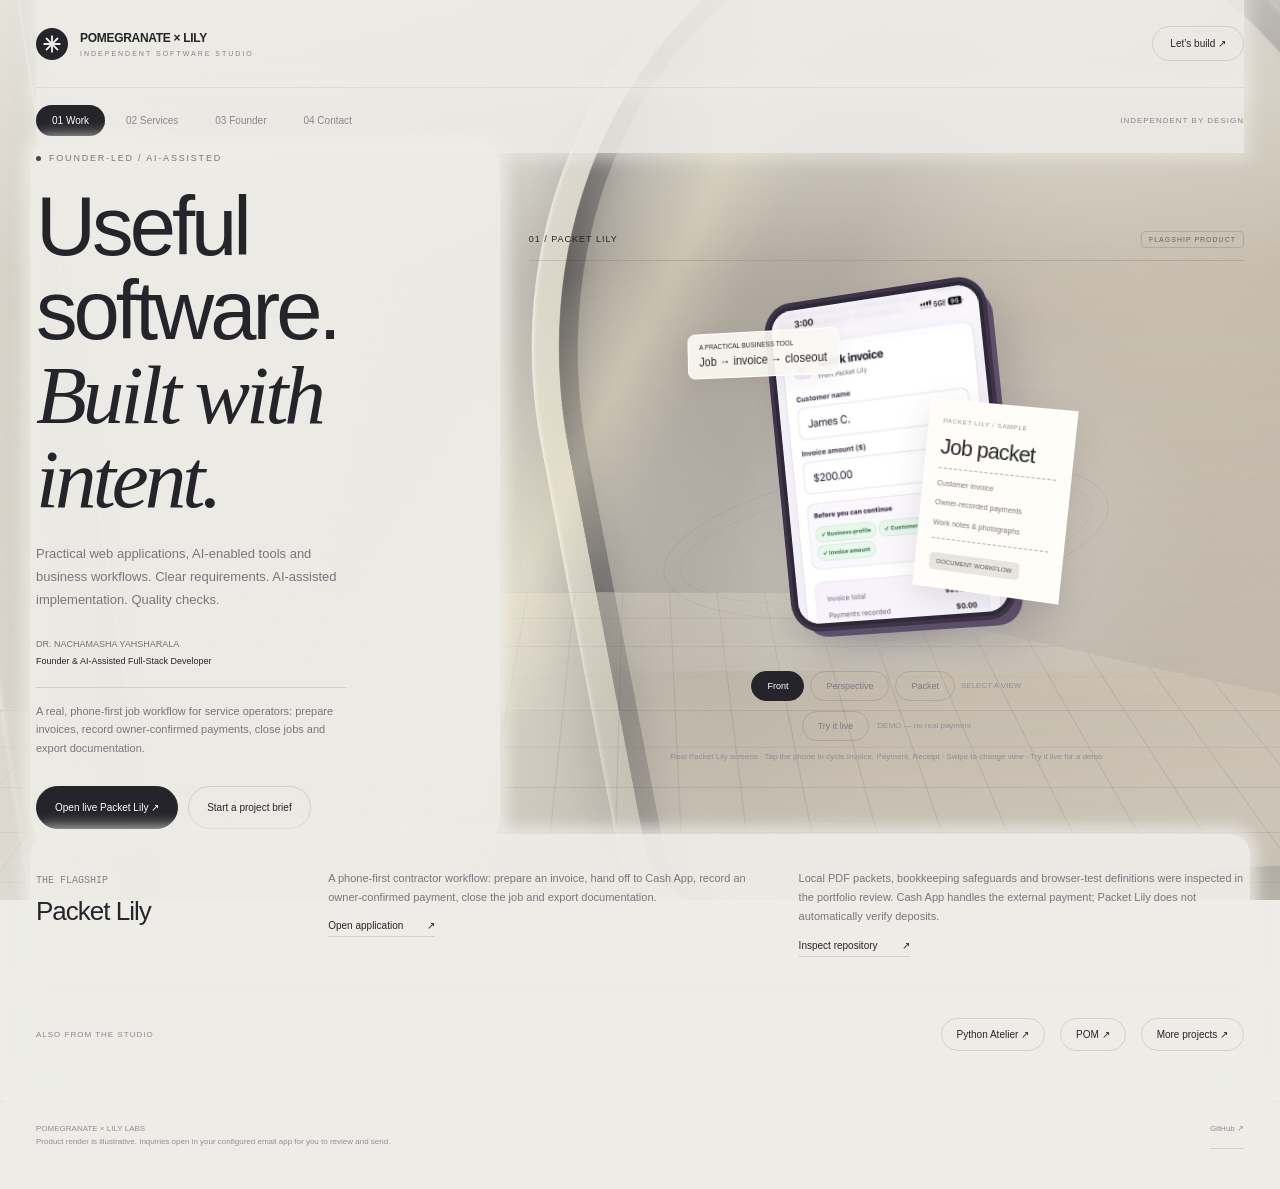
<file: index.html>
<!doctype html>
<html lang="en"><head><meta charset="utf-8"><meta name="viewport" content="width=device-width,initial-scale=1,viewport-fit=cover"><meta name="theme-color" content="#edece7"><meta property="og:type" content="website"><meta property="og:title" content="Pomegranate × Lily Labs — Independent Software Studio"><meta property="og:description" content="Practical web applications, AI-enabled tools, and business workflows. Clear requirements, iterative implementation, and quality checks."><meta name="referrer" content="no-referrer"><meta name="description" content="Pomegranate × Lily Labs builds practical web applications, AI-enabled tools, and business workflows through clear requirements, AI-assisted implementation, debugging, and quality checks."><title>Pomegranate × Lily Labs — Independent Software Studio</title><link rel="icon" href="favicon.svg" type="image/svg+xml"><link rel="stylesheet" href="studio.css"><script src="studio.js" defer></script></head><body><div class="site"><header class="top"><a href="./" class="wordmark"><span class="mark" aria-hidden="true"><svg viewBox="0 0 32 32" fill="none"><path d="M16 4v24M4 16h24M7.5 7.5l17 17M7.5 24.5l17-17" stroke="currentColor" stroke-width="3" stroke-linecap="square"/><circle cx="16" cy="16" r="3.2" fill="currentColor"/></svg></span><span>POMEGRANATE × LILY<small>INDEPENDENT SOFTWARE STUDIO</small></span></a><button class="build-link" id="contact-cta" type="button">Let’s build <span aria-hidden="true">↗&#xfe0e;</span></button></header><input class="route" type="radio" name="route" id="nav-work" checked aria-label="Work"><input class="route" type="radio" name="route" id="nav-services" aria-label="Services"><input class="route" type="radio" name="route" id="nav-founder" aria-label="Founder"><input class="route" type="radio" name="route" id="nav-contact" aria-label="Contact"><nav class="navigation" aria-label="Studio views"><label for="nav-work">01 Work</label><label for="nav-services">02 Services</label><label for="nav-founder">03 Founder</label><label for="nav-contact">04 Contact</label><small>INDEPENDENT BY DESIGN</small></nav><main><section class="page" id="work"><div class="work-layout"><div class="intro"><div class="eyebrow">FOUNDER-LED / AI-ASSISTED</div><h1>Useful software.<br><em>Built with intent.</em></h1><p>Practical web applications, AI-enabled tools and business workflows. Clear requirements. AI-assisted implementation. Quality checks.</p><div class="founder-line">DR. NACHAMASHA YAHSHARALA<span>Founder &amp; AI-Assisted Full-Stack Developer</span></div><p class="product-note">A real, phone-first job workflow for service operators: prepare invoices, record owner-confirmed payments, close jobs and export documentation.</p><div class="intro-actions"><a class="btn" href="https://pomegranatexlily.github.io/Closeout-Pocket/" target="_blank" rel="noopener noreferrer">Open live Packet Lily ↗&#xfe0e;</a><a class="btn secondary" href="#contact" id="project-cta">Start a project brief</a></div></div><div class="stage-wrap"><div class="stage-header"><span>01 / PACKET LILY</span><span class="badge">FLAGSHIP PRODUCT</span></div><input class="mode" type="radio" name="angle" id="angle-front" checked aria-label="Front view"><input class="mode" type="radio" name="angle" id="angle-side" aria-label="Side view"><input class="mode" type="radio" name="angle" id="angle-packet" aria-label="Packet view"><div class="stage" id="stage" aria-label="Illustrative Packet Lily product model"><div class="back-line" aria-hidden="true"></div><div class="ground" aria-hidden="true"></div><div class="product"><div class="phone"><div class="screen" data-mode="shots"><img class="shot on" data-shot="invoice" src="[data-uri]" alt="Packet Lily invoice screen"><img class="shot" data-shot="payment" src="[data-uri]" alt="Packet Lily payment screen"><img class="shot" data-shot="receipt" src="[data-uri]" alt="Packet Lily receipt screen"><div class="live"><div class="live-badge">DEMO — no real payment, nothing leaves this page</div><div class="live-step on" data-step="1"><h4>Invoice (demo)</h4><label>Customer name<input id="live-name" type="text" placeholder="Customer name" autocomplete="off"></label><label>Amount ($)<input id="live-amount" type="number" inputmode="decimal" min="0" step="0.01" placeholder="0.00"></label><p class="live-note" id="live-note"></p><button id="live-generate" type="button">Generate invoice</button></div><div class="live-step" data-step="2"><h4>Invoice ready (demo)</h4><p>Customer: <strong id="live-customer-out"></strong></p><p>Invoice total: <strong id="live-total-out"></strong></p><p>Method: Cash App — demo only</p><button id="live-record" type="button">Record payment</button><button id="live-back1" type="button" class="secondary">Back</button></div><div class="live-step" data-step="3"><h4>Payment recorded</h4><p>Paid by: <strong id="live-paid-by"></strong></p><p>Amount: <strong id="live-paid-amount"></strong></p><p>Current balance due: <strong>$0.00</strong></p><button id="live-restart" type="button">Start over</button><button id="live-to-shots" type="button" class="secondary">Back to screenshots</button></div></div></div></div><div class="paper"><div class="tiny">PACKET LILY / SAMPLE</div><h4>Job packet</h4><hr><p>Customer invoice</p><p>Owner-recorded payments</p><p>Work notes &amp; photographs</p><hr><span class="pill">DOCUMENT WORKFLOW</span></div><div class="floating-tag">A PRACTICAL BUSINESS TOOL<strong>Job → invoice → closeout</strong></div></div></div><div class="angle-controls"><label for="angle-front">Front</label><label for="angle-side">Perspective</label><label for="angle-packet">Packet</label><span class="hint">SELECT A VIEW</span></div><div class="demo-toggle"><button id="demo-toggle" type="button" aria-pressed="false">Try it live</button><span class="demo-hint">DEMO — no real payment</span></div><p class="render-note">Real Packet Lily screens · Tap the phone to cycle Invoice, Payment, Receipt · Swipe to change view · Try it live for a demo</p></div></div><div class="project-summary"><div><span class="number">THE FLAGSHIP</span><h2>Packet Lily</h2></div><div><p>A phone-first contractor workflow: prepare an invoice, hand off to Cash App, record an owner-confirmed payment, close the job and export documentation.</p><a class="link" href="https://pomegranatexlily.github.io/Closeout-Pocket/" target="_blank" rel="noopener noreferrer">Open application <span>↗&#xfe0e;</span></a></div><div><p>Local PDF packets, bookkeeping safeguards and browser-test definitions were inspected in the portfolio review. Cash App handles the external payment; Packet Lily does not automatically verify deposits.</p><a class="link" href="https://github.com/pomegranatexlily/Closeout-Pocket" target="_blank" rel="noopener noreferrer">Inspect repository <span>↗&#xfe0e;</span></a></div></div><div class="supporting"><span>ALSO FROM THE STUDIO</span><a href="https://pomegranatexlily.github.io/Python-Atelier/" target="_blank" rel="noopener noreferrer">Python Atelier ↗&#xfe0e;</a><a href="https://pom-lily-labs.pages.dev/" target="_blank" rel="noopener noreferrer">POM ↗&#xfe0e;</a><a href="https://github.com/pomegranatexlily" target="_blank" rel="noopener noreferrer">More projects ↗&#xfe0e;</a></div></section><section class="page" id="services"><div class="text-page"><div class="eyebrow">WHAT WE BUILD</div><h2>Start with the problem.<br><em>Build the right thing.</em></h2><div class="service-row"><small>01</small><h3>Web applications<br>&amp; business websites</h3><p>Mobile-first websites and focused web tools, scoped around real users, required outputs and agreed acceptance checks.</p></div><div class="service-row"><small>02</small><h3>AI &amp; API integration</h3><p>Bounded AI features and API prototypes with loading, error and fallback behavior, representative evaluations and explicit data boundaries.</p></div><div class="service-row"><small>03</small><h3>Documents &amp; workflows</h3><p>Forms, reports, document exports and structured briefs that connect repeatable tasks. Storage, authentication and payments are scoped separately.</p></div><div class="service-row"><small>04</small><h3>Repair &amp; refinement</h3><p>Reproduce a defined issue, investigate its cause, make a targeted fix and check the affected flow. Unrelated redesigns and refactors stay out of scope.</p></div></div></section><section class="page" id="founder"><div class="text-page"><div class="eyebrow">THE FOUNDER / THE METHOD</div><h2>Human direction.<br><em>AI-assisted execution.</em></h2><div class="founder-grid"><div><h3>Dr. Nachamasha Yahsharala</h3><p>Founder &amp; AI-Assisted Full-Stack Developer</p><p>I define product requirements, direct AI-assisted implementation, investigate defects, and refine applications through iterative testing and quality checks.</p><p>My work focuses on practical business tools, AI-enabled applications, and browser-based learning experiences.</p><a class="btn secondary" href="https://github.com/pomegranatexlily" target="_blank" rel="noopener noreferrer">Explore GitHub ↗&#xfe0e;</a></div><div class="method"><div><b>G</b><span>Goal — define the result.</span></div><div><b>C</b><span>Context — understand the system.</span></div><div><b>A</b><span>Audience — identify the users.</span></div><div><b>F</b><span>Format — specify the deliverable.</span></div><div><b>L</b><span>Limits — establish boundaries.</span></div><div><b>QC</b><span>Quality Check — test and refine.</span></div></div></div></div></section><section class="page" id="contact"><div class="text-page"><div class="eyebrow">YOUR NEXT PROJECT</div><h2>What needs<br><em>to work better?</em></h2><p>Describe the users, the problem and the outcome. Open an email draft addressed to us, then review and send it from your own email app.</p><form class="contact-form" id="brief-form" action="mailto:editor.hw12@gmail.com?subject=Pomegranate%20%C3%97%20Lily%20project%20inquiry" method="POST" enctype="text/plain"><label class="sr-only" for="brief">Describe your project</label><textarea id="brief" name="message" required maxlength="5000" placeholder="We need a better way to…"></textarea><a class="btn" id="email-cta" style="margin-top:15px" href="mailto:editor.hw12@gmail.com?subject=Pomegranate%20%C3%97%20Lily%20project%20inquiry">Open email app ↗&#xfe0e;</a><p class="no-js-info">Without JavaScript, the email link opens a draft with the recipient and subject. Copy your message above into the draft.</p><div class="status" id="brief-status" role="status" aria-live="polite"></div></form><p style="font-size:10px">You press Send in your email app. If no app opens, copy your message and email <a href="mailto:editor.hw12@gmail.com">editor.hw12@gmail.com</a>. Nothing is sent automatically by this website.</p></div></section></main><footer class="footer"><span>POMEGRANATE × LILY LABS<br>Product render is illustrative. Inquiries open in your configured email app for you to review and send.</span><a href="https://github.com/pomegranatexlily" target="_blank" rel="noopener noreferrer">GitHub ↗&#xfe0e;</a></footer></div></body></html>
</file>
<file: studio.css>
:root{--bg:#edece7;--ink:#25242a;--muted:#78767d;--accent:#48474e;--line:#25242a23;--button:#deddd6}*{box-sizing:border-box}body{margin:0;background:var(--bg);color:var(--ink);font-family:Arial,Helvetica,sans-serif}button,input,textarea{font:inherit}a{color:inherit;text-decoration:none}button{cursor:pointer;color:inherit}button,a,input,textarea{-webkit-tap-highlight-color:transparent}button:focus-visible,a:focus-visible,input:focus-visible,textarea:focus-visible{outline:3px solid #69686f;outline-offset:4px}::selection{background:var(--button)}.site{max-width:1480px;margin:auto}.top{height:88px;margin:0 36px;border-bottom:1px solid var(--line);display:flex;justify-content:space-between;align-items:center;gap:15px}.wordmark{font-size:12px;letter-spacing:-.3px;font-weight:750;display:flex;align-items:center;gap:12px}.mark{width:32px;height:32px;background:var(--ink);color:var(--bg);border-radius:50%;display:grid;place-content:center;flex:none}.mark svg{width:20px;height:20px;display:block}.wordmark small{font-size:7px;letter-spacing:2px;display:block;color:#85818a;margin-top:5px;font-weight:400}.build-link{appearance:none;background:transparent;color:var(--ink);font-family:inherit;font-size:10px;border:1px solid var(--line);padding:11px 17px;border-radius:25px;cursor:pointer}.route{position:absolute;width:1px;height:1px;opacity:0}.navigation{display:flex;gap:5px;margin:0 36px;padding:17px 0;align-items:center}.navigation label{font-size:10px;color:#8a858d;padding:9px 15px;border:1px solid transparent;border-radius:30px;cursor:pointer}.navigation small{margin-left:auto;color:#88838d;font-size:8px;letter-spacing:1px}.page{display:none}#nav-work:checked~.navigation label[for=nav-work],#nav-services:checked~.navigation label[for=nav-services],#nav-founder:checked~.navigation label[for=nav-founder],#nav-contact:checked~.navigation label[for=nav-contact]{background:var(--ink);color:#fff}#nav-work:checked~main #work,#nav-services:checked~main #services,#nav-founder:checked~main #founder,#nav-contact:checked~main #contact{display:block}.route:focus-visible~.navigation{outline:2px solid var(--accent);outline-offset:3px}main{padding:0 36px 25px}.work-layout{display:grid;grid-template-columns:.8fr 1.25fr;gap:35px;align-items:center;min-height:640px}.eyebrow{font-size:9px;letter-spacing:1.8px;color:var(--muted);display:flex;align-items:center;gap:8px}.eyebrow:before{content:'';width:5px;height:5px;border-radius:50%;background:var(--accent)}h1{font-size:clamp(48px,6.5vw,88px);font-weight:400;letter-spacing:-4px;line-height:1.01;margin:22px 0}h1 em{font-family:Georgia,serif;font-weight:400}p{font-size:13px;line-height:1.75;color:var(--muted)}.intro>p{max-width:310px}.founder-line{font-size:9px;line-height:1.8;margin-top:25px;color:#746f72}.founder-line span{display:block;color:var(--ink)}.intro-actions{margin-top:28px;display:flex;gap:10px;align-items:center}.btn{font-size:10px;display:inline-flex;align-items:center;justify-content:center;gap:20px;background:var(--ink);color:white;padding:13px 18px;border:1px solid var(--ink);border-radius:25px;min-height:43px}.btn.secondary{background:transparent;color:var(--ink);border-color:var(--line)}.btn:disabled{opacity:.45;cursor:not-allowed}.stage-wrap{min-width:0}.stage-header{display:flex;align-items:center;justify-content:space-between;border-bottom:1px solid var(--line);padding:12px 0;font-size:9px;letter-spacing:1px}.stage-header .badge{color:#676268;border:1px solid #48474e35;padding:4px 7px;border-radius:4px;font-size:7px}.stage{height:410px;position:relative;perspective:1200px;isolation:isolate;touch-action:pan-y;overflow:hidden;background:radial-gradient(ellipse at 50% 70%,#d4d2ceaa,transparent 65%);border-radius:15px}.back-line{position:absolute;left:50%;top:68%;width:450px;height:145px;border:1px solid #37363a13;border-radius:50%;transform:translate(-50%,-50%) rotate(-9deg);pointer-events:none}.back-line:after{content:'';position:absolute;inset:15px;border:1px dashed #37363a16;border-radius:50%}.ground{position:absolute;bottom:20px;left:50%;width:260px;height:48px;transform:translateX(-50%);background:radial-gradient(ellipse,#34323638,transparent 67%);filter:blur(7px)}.product{position:absolute;left:50%;top:48%;width:235px;height:337px;margin-left:-117px;margin-top:-168px;transform:rotateY(-17deg) rotateZ(-6deg);transform-style:preserve-3d;transition:transform .7s cubic-bezier(.2,.8,.2,1)}.phone{position:absolute;inset:0;background:#302739;border:4px solid #3e344a;border-radius:30px;box-shadow:9px 10px 0 -4px #5d4e69,20px 30px 40px #35243d28;overflow:hidden}.screen{position:absolute;inset:4px;border-radius:22px;overflow:hidden;background:#f7f3fb;padding:14px 12px;color:#32213f}.screen-top{display:flex;justify-content:space-between;font-size:7px;align-items:center;margin-bottom:15px}.mini-mark{background:#684598;color:#f1d4a2;border-radius:50%;width:19px;height:19px;display:grid;place-content:center}.screen-hero{border-radius:13px;background:radial-gradient(ellipse at 100% 0,#977ca8,#30213e 80%);padding:19px 14px;color:white;position:relative;overflow:hidden}.screen-hero:after{content:'';width:280px;height:280px;border:1px solid #fff2;border-radius:50%;position:absolute;top:42px;left:20px}.screen-hero small{font-size:5px;letter-spacing:1px;color:#eac796}.screen-hero h3{font-size:28px;letter-spacing:-1.2px;line-height:1.03;margin:17px 0 12px}.screen-hero h3 span{color:#e4b4d5}.screen-hero p{font-size:7px;line-height:1.6;color:#e0d3e7;margin:0}.phone-button{font-size:8px;padding:10px;background:#7448a6;color:white;text-align:center;border-radius:7px;margin-top:10px}.phone-button.outline{background:transparent;border:1px solid #ddd0e7;color:#382442;margin-top:6px}.screen-note{font-size:5px;color:#907c9f;margin-top:13px;letter-spacing:.4px}.phone-nav{position:absolute;bottom:0;left:0;right:0;padding:11px 6px;background:#2b1d36;display:flex;justify-content:space-around;color:#d5c6df;font-size:6px}.paper{position:absolute;width:139px;right:-68px;top:132px;background:#fffdf7;padding:16px 13px;border:1px solid #fff;box-shadow:0 10px 30px #34323620;transform:translateZ(55px) rotateZ(12deg);transition:transform .7s}.paper .tiny{font-size:6px;color:#928c94;letter-spacing:.7px}.paper h4{font-weight:400;font-size:20px;margin:10px 0 8px;letter-spacing:-.7px}.paper hr{border:0;border-top:1px dashed #b6b2b7}.paper p{font-size:7px;margin:6px 0}.paper .pill{display:inline-block;background:#e7e5df;padding:5px 7px;border-radius:4px;color:#57544e;font-size:6px;margin-top:5px}.floating-tag{position:absolute;top:29px;left:-75px;padding:9px 12px;border:1px solid #fff;background:#faf8f1ed;border-radius:8px;box-shadow:0 5px 25px #34323610;transform:translateZ(30px) rotateZ(5deg);font-size:7px}.floating-tag strong{display:block;font-size:12px;font-weight:400;margin-top:5px}.mode{position:absolute;opacity:0;width:1px;height:1px}.angle-controls{display:flex;gap:6px;align-items:center;justify-content:center}.angle-controls label{font-size:9px;color:#7f7984;padding:9px 15px;border:1px solid var(--line);border-radius:20px;cursor:pointer}.angle-controls .hint{font-size:8px;color:#948f97}.mode:focus-visible~.angle-controls{outline:2px solid var(--accent)}#angle-side:checked~.stage .product{transform:rotateY(26deg) rotateZ(5deg)}#angle-side:checked~.stage .paper{transform:translateZ(105px) translateX(5px) rotateZ(-8deg)}#angle-packet:checked~.stage .product{transform:rotateY(0) rotateZ(0) translateX(-32px)}#angle-packet:checked~.stage .paper{transform:translateZ(90px) translateX(-22px) scale(1.22) rotateZ(0deg)}#angle-front:checked~.angle-controls label[for=angle-front],#angle-side:checked~.angle-controls label[for=angle-side],#angle-packet:checked~.angle-controls label[for=angle-packet]{background:var(--ink);color:white;border-color:var(--ink)}.render-note{font-size:8px;color:#928b97;text-align:center;margin:10px 0 0;line-height:1.6}.project-summary{border-top:1px solid var(--line);display:grid;grid-template-columns:.6fr 1fr 1fr;gap:25px;padding:25px 0;margin-top:14px}.project-summary .number{font:10px monospace;color:#8a838d}.project-summary h2{font-size:26px;font-weight:400;letter-spacing:-1px;margin:9px 0 0}.project-summary p{font-size:11px;margin:0}.project-summary .link{display:inline-flex;font-size:10px;border-bottom:1px solid var(--line);padding-bottom:5px;margin-top:13px;gap:24px}.supporting{padding:25px 0;border-top:1px solid var(--line);margin-top:10px;display:flex;gap:15px;align-items:center;flex-wrap:wrap}.supporting span{font-size:8px;color:#8c8592;letter-spacing:1px;margin-right:auto}.supporting a{font-size:10px;border:1px solid var(--line);border-radius:25px;padding:10px 15px}.text-page{max-width:940px;margin:25px auto 65px;min-height:450px}.text-page h2{font-size:clamp(36px,5vw,65px);font-weight:400;line-height:1.08;letter-spacing:-2px;margin:24px 0 35px}.text-page h2 em{font-family:Georgia,serif;font-weight:400}.service-row{border-top:1px solid var(--line);padding:23px 0;display:grid;grid-template-columns:35px 1fr 1fr;gap:20px}.service-row small{font-size:9px;color:#958c9b}.service-row h3{font-size:21px;font-weight:400;margin:0;letter-spacing:-.5px}.service-row p{font-size:12px;margin:0}.founder-grid{display:grid;grid-template-columns:1fr 1fr;gap:40px}.founder-grid h3{font-size:20px;font-weight:400;line-height:1.5;margin-top:0}.founder-grid p{font-size:12px}.method{display:grid;grid-template-columns:1fr 1fr;gap:18px}.method div{border-top:1px solid var(--line);padding:13px 0}.method b{font:25px Georgia,serif;color:var(--accent);font-weight:400}.method span{display:block;font-size:10px;margin-top:8px}.contact-form textarea{width:100%;min-height:160px;border:1px solid var(--line);background:#f8f6f1;border-radius:10px;font-size:13px;padding:17px;line-height:1.7}.footer{padding:20px 36px 30px;border-top:1px solid var(--line);display:flex;justify-content:space-between;gap:15px;font-size:8px;color:#938c99;line-height:1.7}.footer a{border-bottom:1px solid var(--line)}.sr-only{position:absolute;width:1px;height:1px;overflow:hidden;clip:rect(0,0,0,0)}
@media(max-width:760px){.top{margin:0 22px;height:76px}.wordmark{font-size:10px;gap:9px}.wordmark small{font-size:6px;letter-spacing:1.6px}.mark{width:27px;height:27px}.mark svg{width:17px;height:17px}.build-link{padding:9px 12px;font-size:9px}.navigation{margin:0 22px;padding:14px 0;gap:2px;justify-content:space-between}.navigation label{padding:9px 12px;font-size:9px}.navigation small{display:none}main{padding:0 22px 15px}.work-layout{display:flex;flex-direction:column;gap:22px;align-items:stretch;min-height:0}.intro{padding-top:18px}.eyebrow{font-size:8px;letter-spacing:1.3px}h1{font-size:48px;letter-spacing:-2.5px;line-height:1.02;margin:17px 0 12px}h1 br{display:none}.intro>p{font-size:12px;max-width:340px;margin:0}.founder-line{font-size:8px;margin-top:16px}.founder-line span{display:inline;margin-left:8px}.intro-actions{display:none}.demo-trigger>summary{font-size:10px;padding:12px 16px}.stage-header{padding:10px 0;font-size:8px}.stage-header .badge{font-size:6px}.stage{height:365px}.product{scale:.9;top:49%}.floating-tag{left:-42px;font-size:6px;top:21px;padding:9px}.floating-tag strong{font-size:10px}.paper{right:-49px;width:130px;padding:15px 12px}.back-line{width:350px;height:120px}.angle-controls label{font-size:8px;padding:9px 13px}.angle-controls .hint{display:none}.render-note{font-size:7px;margin-top:10px}.project-summary{grid-template-columns:1fr;gap:15px;padding:22px 0;margin-top:24px}.project-summary h2{font-size:27px}.project-summary p{font-size:11px;max-width:360px}.project-summary .link{margin-top:9px}.supporting{margin-top:0;gap:8px;padding:20px 0}.supporting span{width:100%;font-size:7px;margin-bottom:4px}.supporting a{font-size:9px;padding:9px 12px}.text-page{margin-top:20px;min-height:440px}.text-page h2{font-size:40px;letter-spacing:-1.8px}.service-row{grid-template-columns:20px 1fr;gap:8px 15px}.service-row h3{font-size:19px}.service-row p{grid-column:2;font-size:11px}.founder-grid{grid-template-columns:1fr;gap:25px}.footer{padding:20px 22px 35px;font-size:7px;display:block}.footer a{display:inline-block;margin-top:10px}}
@media(max-width:360px){h1{font-size:40px}.stage{height:330px}.product{scale:.78}.navigation label{padding:8px 9px}.paper{right:-42px}}@media(prefers-reduced-motion:reduce){*{transition:none!important;animation:none!important}}

/* Landing-page refinement: clear product CTA and accessible header action. */
.product-note{max-width:390px;margin-top:18px;padding-top:14px;border-top:1px solid var(--line);font-size:11px;line-height:1.7}
.build-link{white-space:nowrap}
@media(max-width:760px){.intro-actions{display:flex}}
@media(max-width:700px){.top{margin:0 18px;height:76px}.navigation{margin:0 18px;gap:0;flex-wrap:wrap}.navigation label{padding:9px 10px}main{padding:0 18px 24px}.intro-actions{flex-wrap:wrap}.work-layout{min-height:0;padding-top:35px;gap:30px}.stage{height:360px}}

/* Packet Lily screenshots + live demo (appended; existing rules untouched). */
.screen .shot{position:absolute;inset:0;width:100%;height:100%;object-fit:cover;object-position:top center;opacity:0;transition:opacity .35s ease;pointer-events:none}
.screen .shot.on{opacity:1}
.screen[data-mode="live"] .shot{display:none}
.screen .live{position:absolute;inset:0;overflow:auto;background:#f7f3fb;padding:16px 12px 12px;display:none;color:#32213f}
.screen[data-mode="live"] .live{display:block}
.live-step{display:none}
.live-step.on{display:block}
.live h4{font-size:18px;font-weight:400;margin:6px 0 12px;letter-spacing:-.3px}
.live p{font-size:11px;margin:8px 0}
.live label{display:block;font-size:9px;letter-spacing:.4px;color:#6b5a7d}
.live input{width:100%;padding:10px;border:1px solid #ddd0e7;border-radius:7px;font-size:13px;margin:5px 0 10px;background:#fff;color:#32213f}
.live button{width:100%;font-size:11px;padding:11px;background:#7448a6;color:#fff;text-align:center;border:0;border-radius:7px;margin-top:6px;cursor:pointer}
.live button.secondary{background:transparent;border:1px solid #ddd0e7;color:#382442}
.live-badge{font-size:7px;letter-spacing:.5px;color:#7448a6;margin-bottom:8px}
.live-note{font-size:9px;color:#8a4b2f;min-height:14px}
.demo-toggle{display:flex;gap:8px;align-items:center;justify-content:center;margin-top:10px}
.demo-toggle button{font-size:9px;color:#7f7984;padding:9px 15px;border:1px solid var(--line);border-radius:20px;cursor:pointer;background:transparent}
.demo-toggle button[aria-pressed="true"]{background:var(--ink);color:#fff;border-color:var(--ink)}
.demo-toggle .demo-hint{font-size:8px;color:#948f97}
</file>
